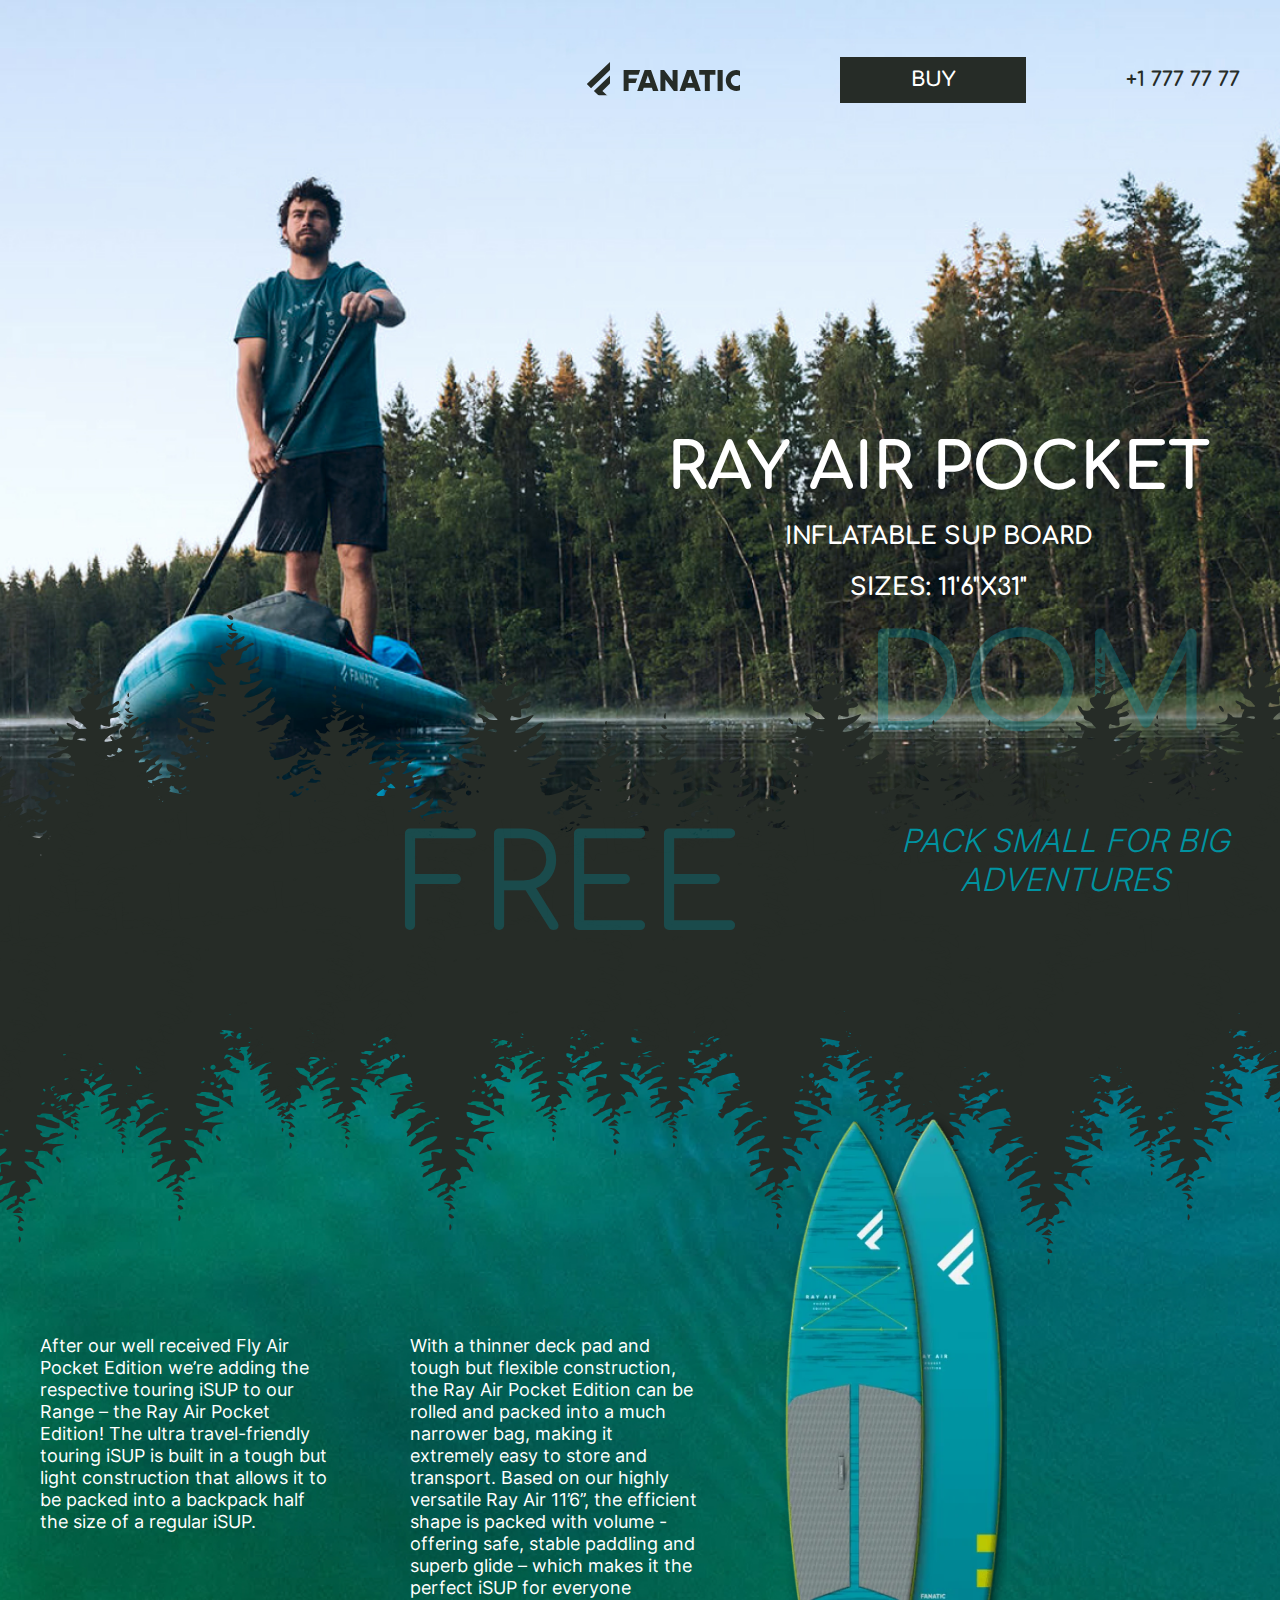
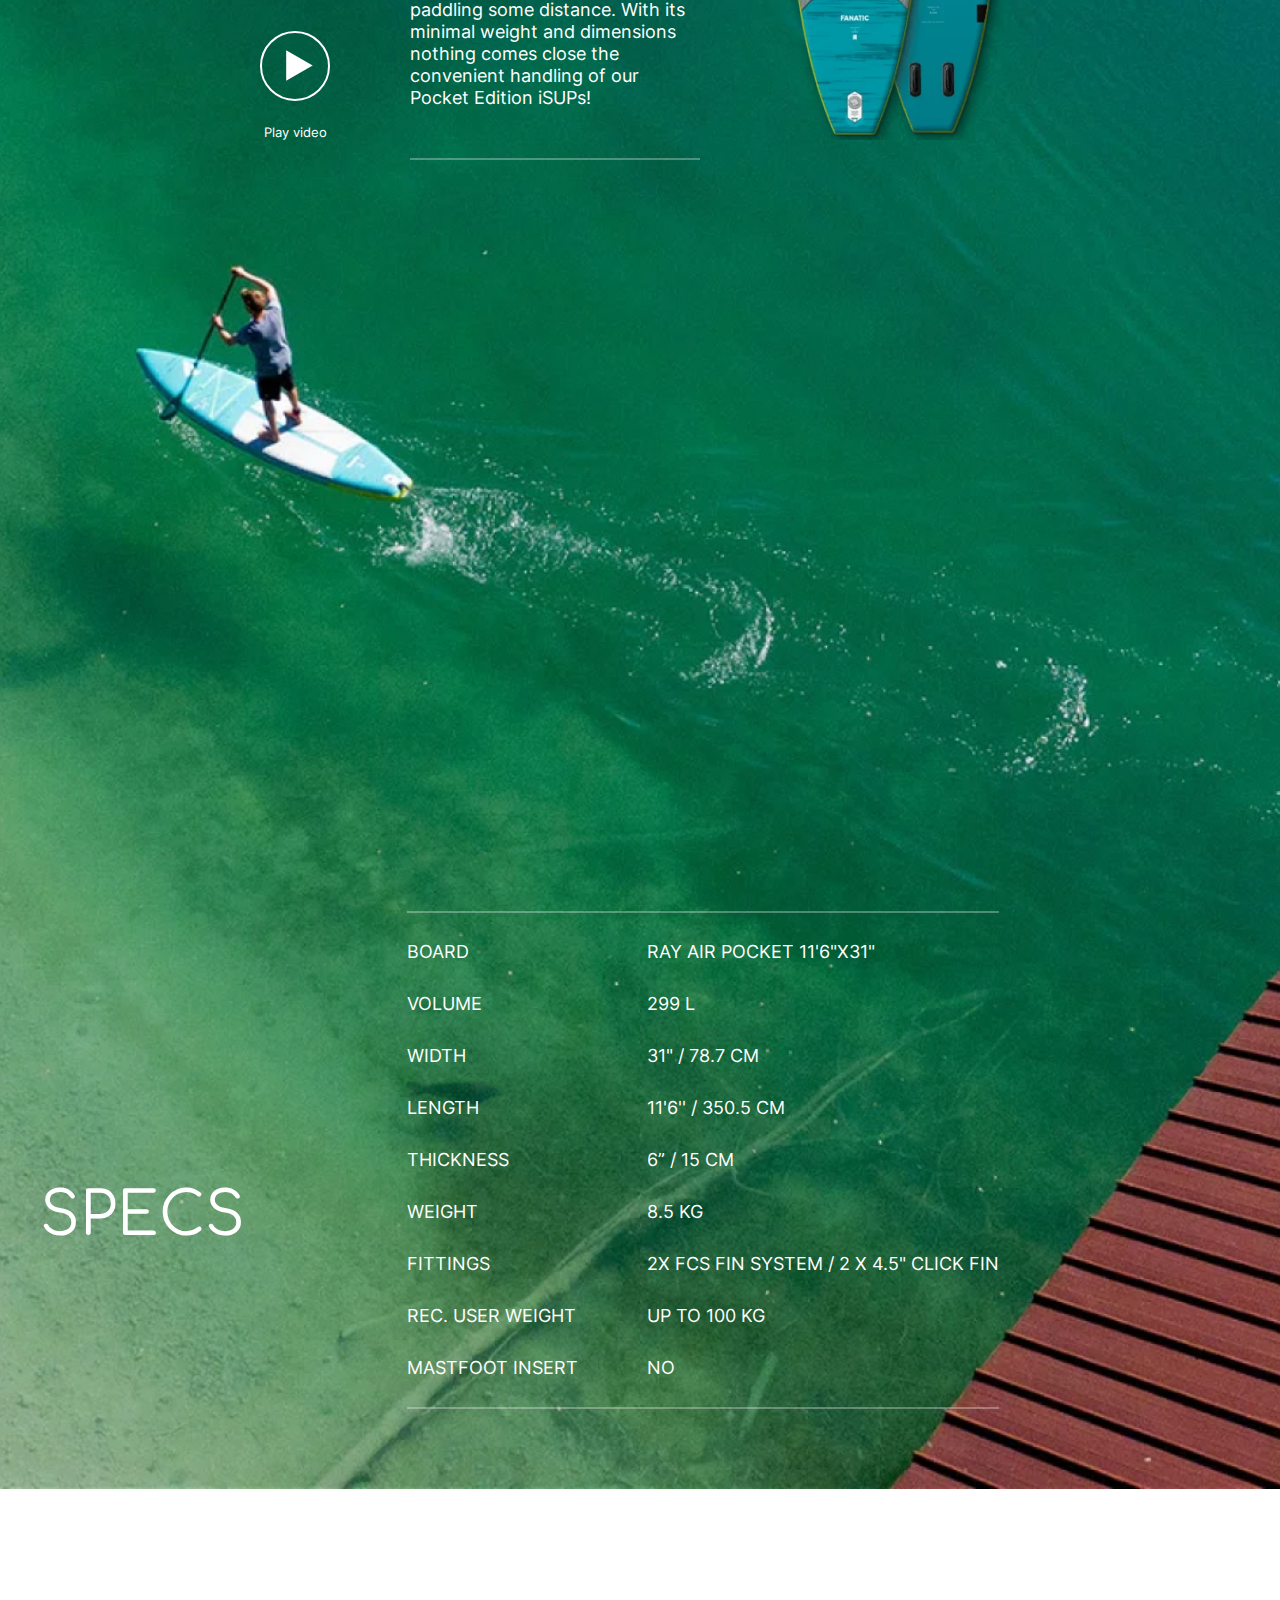
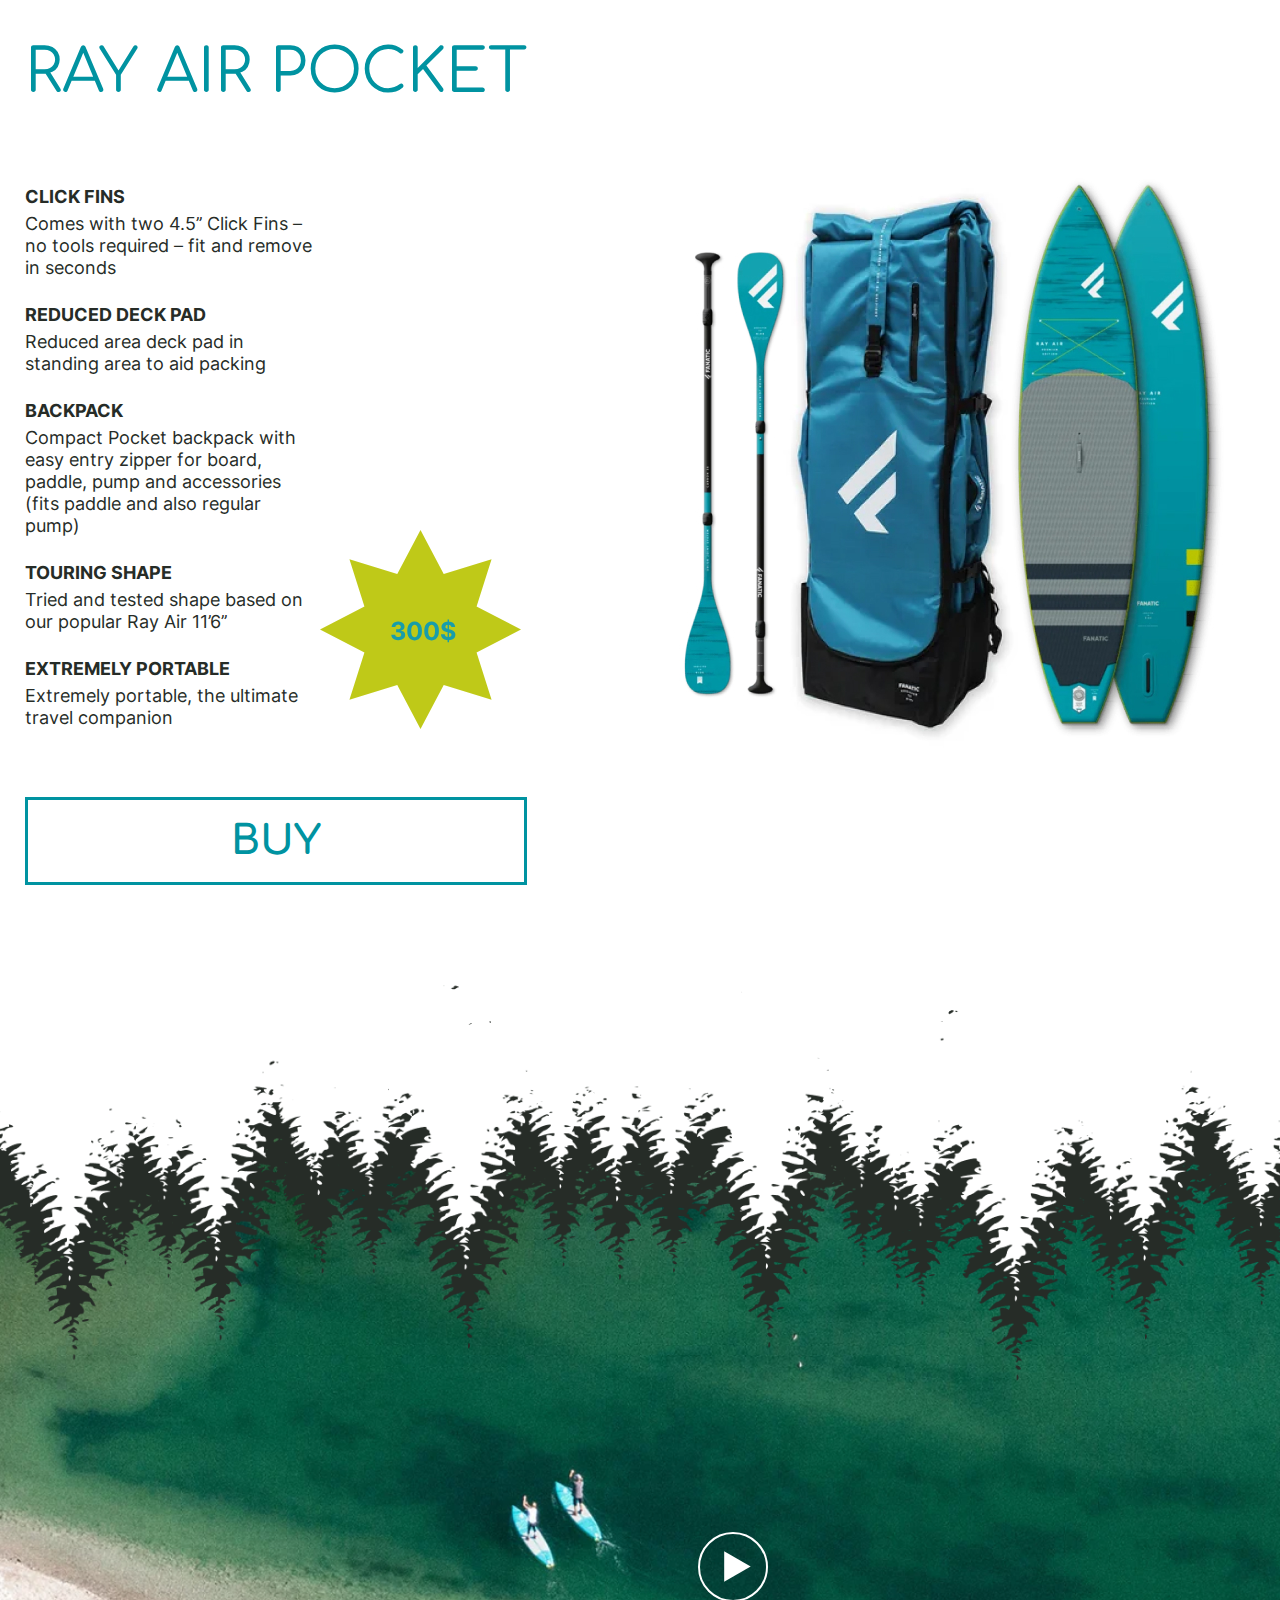
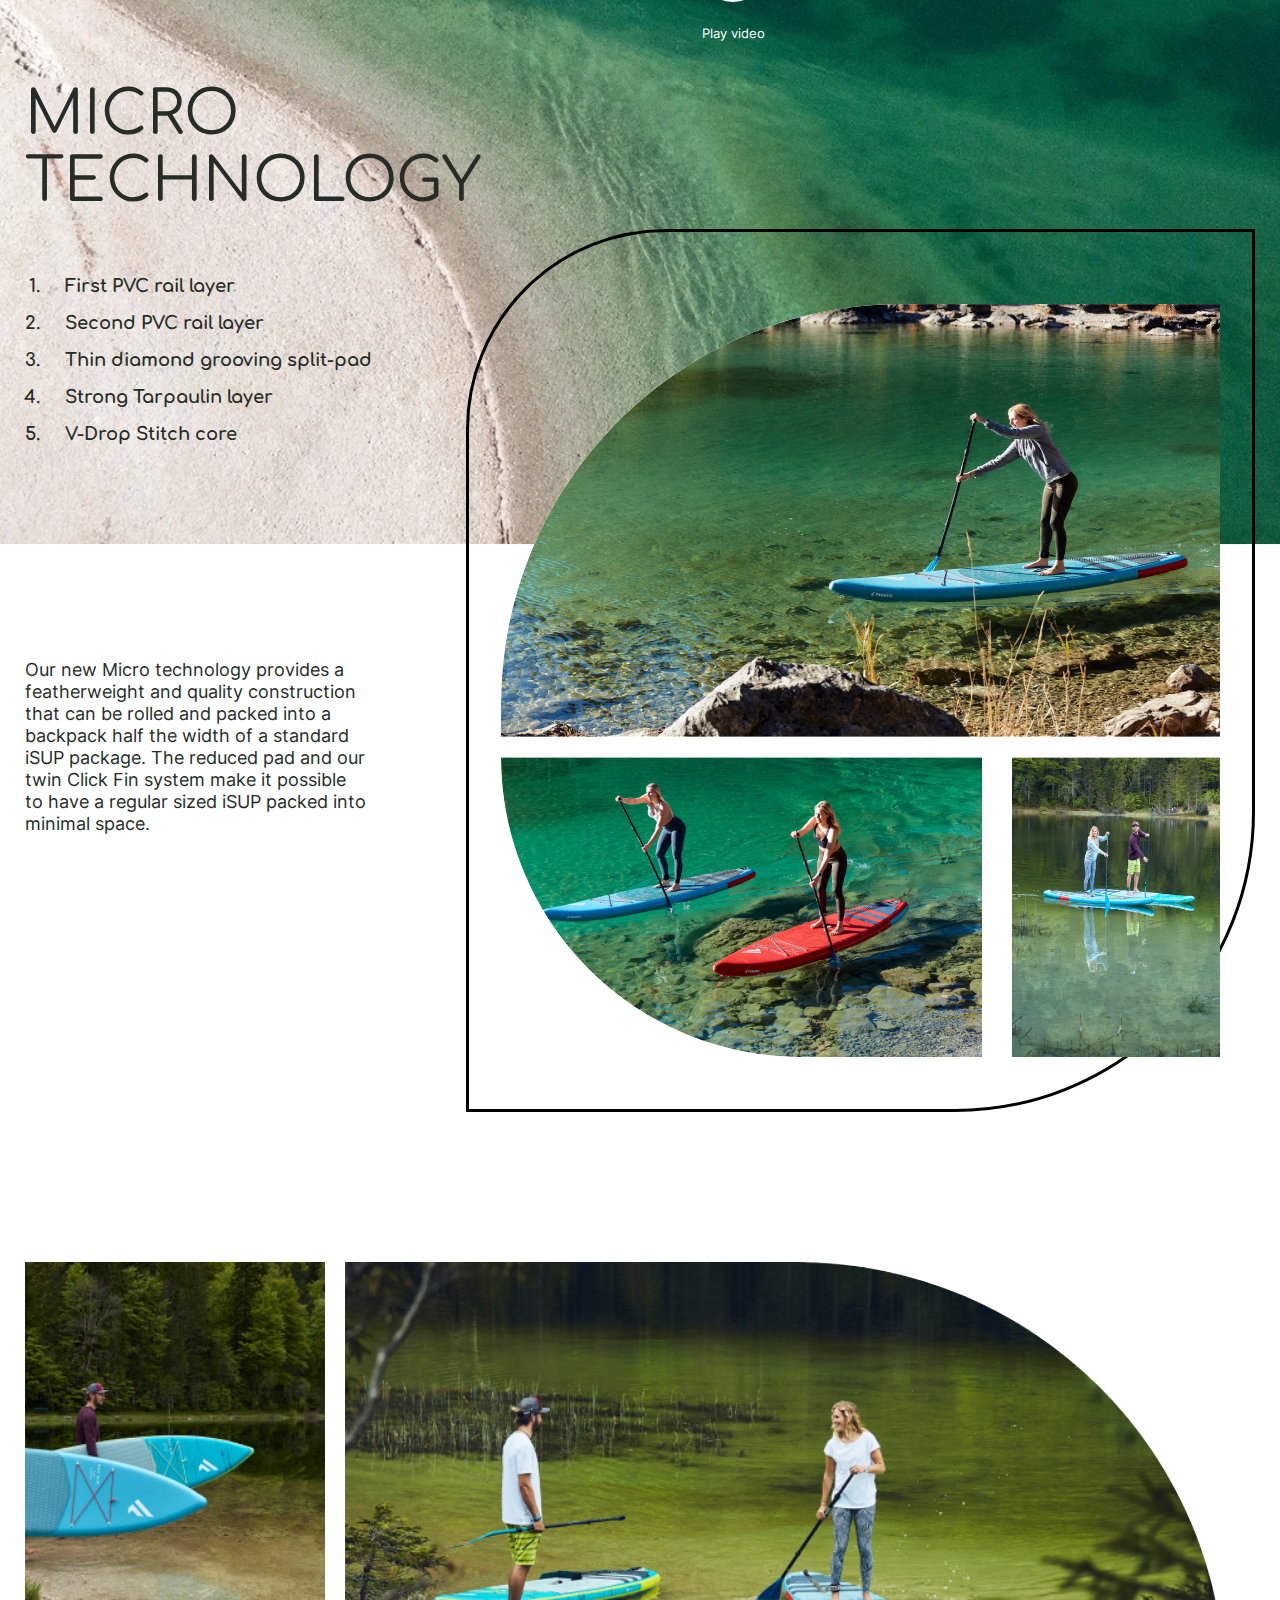
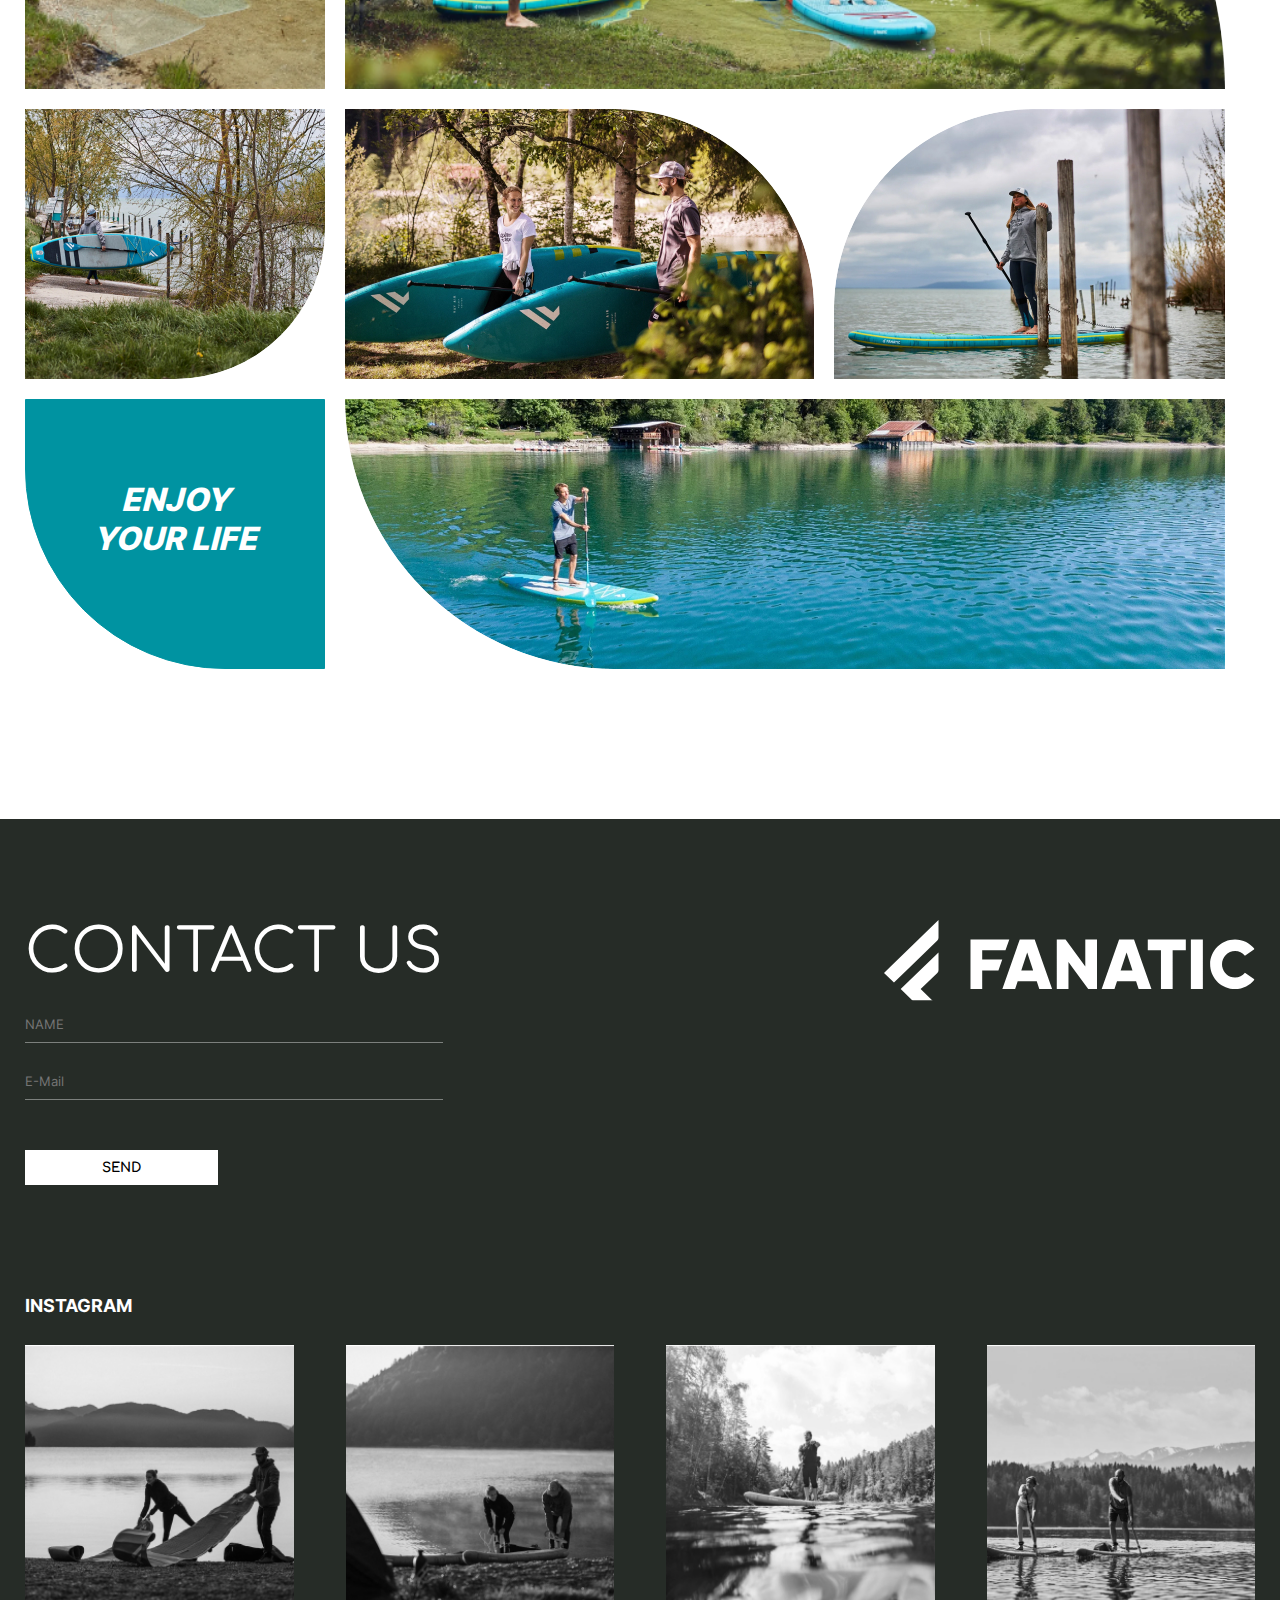
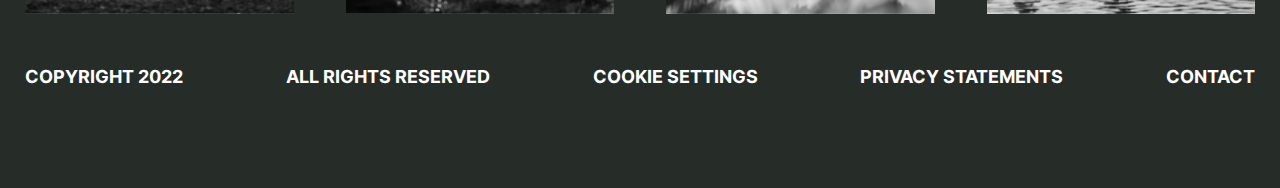
<file: index.html>
<!DOCTYPE html>
<html lang="en">
	 <head>
	<meta charset="UTF-8">
	<meta http-equiv="X-UA-Compatible" content="IE=edge">
	<meta name="viewport" content="width=device-width, initial-scale=1.0">
	<link rel="stylesheet" href="css/style.min.css">
	<title>SupSurf</title>
</head>
	<body>
		<header class="header">
   <div class="container">
      <div class="header__top">
         <a href="#" class="header__logo"><svg width="158" height="36" viewBox="0 0 158 36" fill="none" xmlns="http://www.w3.org/2000/svg">
            <mask id="mask0_12_96" style="mask-type:alpha" maskUnits="userSpaceOnUse" x="0" y="0" width="158" height="36">
            <path d="M0 0.946289H158V35.3079H0V0.946289Z" fill="white"/>
            </mask>
            <g mask="url(#mask0_12_96)">
            <path fill-rule="evenodd" clip-rule="evenodd" d="M4.76709 24.1069L28.0054 1.9292V9.37888C28.0054 9.80975 27.8262 10.2229 27.507 10.5276L9.02255 28.1682L4.76709 24.1069ZM11.8772 30.8925L28.0054 15.5003V22.9501C28.0054 23.3808 27.8262 23.794 27.507 24.0986L20.3883 30.8925L21.7892 32.2295L26.0447 36.2908H17.5336L16.1327 34.9538L11.8772 30.8925ZM158.636 24.0702L162.767 26.8717C160.827 29.3164 157.801 30.8889 154.401 30.8889C148.545 30.8889 143.799 26.2254 143.799 20.4726C143.799 14.7199 148.545 10.0564 154.401 10.0564C157.801 10.0564 160.827 11.6288 162.767 14.0736L158.636 16.8751C157.618 15.6602 156.098 14.8865 154.401 14.8865C151.346 14.8865 148.86 17.3924 148.86 20.4726C148.86 23.5528 151.346 26.0588 154.401 26.0588C156.098 26.0588 157.618 25.2851 158.636 24.0702ZM46.6294 18.4935H55.1771L53.5442 23.0767H46.6294V30.8888H41.64V10.0565H58.1829L56.55 14.6396H46.6294V18.4935ZM117.215 10.0565H133.431V14.6396H127.818V30.8888H122.828V14.6396H117.215V10.0565ZM135.586 30.8889H140.692V10.0565H135.586V30.8889ZM105.64 23.0581L108.166 15.5027L110.692 23.0581H105.64ZM104.985 10.0565L97.5635 30.8888H103.021L104.103 27.6413H112.229L113.311 30.8888H118.769L111.347 10.0565H104.985ZM90.5789 10.0565H95.5683V30.8888H91.8263L83.4065 19.5799V30.8888H78.4171V10.0565H82.1591L90.5789 21.3654V10.0565ZM63.2934 23.0581L65.8194 15.5027L68.3454 23.0581H63.2934ZM62.6387 10.0565L55.2169 30.8888H60.674L61.7567 27.6413H69.8821L70.9648 30.8888H76.4219L69.0002 10.0565H62.6387Z" fill="#262C27"/>
            </g>
            </svg>
            
            </a>
            <a href="#" class="header__button button">BUY</a>
            <a href="+17777777" class="header__tel tel">+1 777 77 77</a>
      </div>
      <div class="header__content">
         <div class="content__top">
            <h1 class="pagetitle">RAY AIR POCKET</h1>
            <p class="header-info">INFLATABLE SUP BOARD</p>
            <p class="header-info">SIZES: 11'6"X31"</p>
         </div>
            <p class="bottom__text one">DOM</p>
            <p class="bottom__text two">FREE</p>
            <p class="bottom__text three">PACK SMALL FOR BIG ADVENTURES</p>
      </div>
   </div>
</header>
		<main>
			<section><div class="info">
   <div class="container">
      <div class="info__inner">
         <div class="info__top">
            <p class="info__top text-one">After our well received Fly Air Pocket Edition we’re adding the respective touring iSUP to our Range – the Ray Air Pocket Edition! The ultra travel-friendly touring iSUP is built in a tough but light construction that allows it to be packed into a backpack half the size of a regular iSUP.
               <button class="popup__btn btn-buy">
                  <svg width="70" height="70" viewBox="0 0 70 70" fill="none" xmlns="http://www.w3.org/2000/svg">
                     <path d="M52.6733 34.5L26.1634 49.6554V19.3446L52.6733 34.5Z" fill="white"/>
                     <circle cx="35" cy="35" r="34" stroke="white" stroke-width="2"/>
                     </svg>
                     
                  <span>Play video</span>
               </button>
            </p>
            <p class="info__top text-two">With a thinner deck pad and tough but flexible construction, the Ray Air Pocket Edition can be rolled and packed into a much narrower bag, making it extremely easy to store and transport. Based on our highly versatile Ray Air 11’6’’, the efficient shape is packed with volume - offering safe, stable paddling and superb glide – which makes it the perfect iSUP for everyone paddling some distance. With its minimal weight and dimensions nothing comes close the convenient handling of our Pocket Edition iSUPs!</p>
            <img class="info__top-img" src="img/info/sup.png" alt="sup">
         </div>
         <div class="info__specs">
            <h3 class="info__specs-title title">SPECS</h3>
            <ul class="info__specs-list">
               <li class="info__specs-item">
                  <p class="info__specs-caption">BOARD
                  </p>
                  <p class="info__specs-text">RAY AIR POCKET 11'6"X31"
                  </p>
               </li>
               <li class="info__specs-item">
                  <p class="info__specs-caption">VOLUME</p>
                  <p class="info__specs-text">299 L
                  </p>
               </li>
               <li class="info__specs-item">
                  <p class="info__specs-caption">WIDTH</p>
                  <p class="info__specs-text">31" / 78.7 CM
                  </p>
               </li>
               <li class="info__specs-item">
                  <p class="info__specs-caption">LENGTH</p>
                  <p class="info__specs-text">11'6'' / 350.5 CM
                  </p>
               </li>
               <li class="info__specs-item">
                  <p class="info__specs-caption">THICKNESS</p>
                  <p class="info__specs-text">6” / 15 CM
                  </p>
               </li>
               <li class="info__specs-item">
                  <p class="info__specs-caption">WEIGHT</p>
                  <p class="info__specs-text">8.5 KG
                  </p>
               </li>
               <li class="info__specs-item">
                  <p class="info__specs-caption">FITTINGS
                  </p>
                  <p class="info__specs-text">2X FCS FIN SYSTEM / 2 X 4.5" CLICK FIN</p>
               </li>
               <li class="info__specs-item">
                  <p class="info__specs-caption">REC. USER WEIGHT
                  </p>
                  <p class="info__specs-text">UP TO 100 KG
                  </p>
               </li>
               <li class="info__specs-item">
                  <p class="info__specs-caption">MASTFOOT INSERT
                  </p>
                  <p class="info__specs-text">NO
                  </p>
               </li>
            </ul>
         </div>
      </div>
   </div>
</div></section> 
			<section><div class="air">
   <div class="air__container">
      <div class="air__sale">
         <h3 class="air__title">RAY AIR POCKET</h3>
         <ul class="air__list">
            <li class="list__lane">
               <p class="lane__name">CLICK FINS
               </p>
               <p class="lane__disc">Comes with two 4.5’’ Click Fins – no tools required – fit and remove in seconds</p>
            </li>
            <li class="list__lane">
               <p class="lane__name">REDUCED DECK PAD
               </p>
               <p class="lane__disc">Reduced area deck pad in standing area to aid packing</p>
            </li>
            <li class="list__lane">
               <p class="lane__name">BACKPACK
               </p>
               <p class="lane__disc">Compact Pocket backpack with easy entry zipper for board, paddle, pump and accessories (fits paddle and also regular pump)</p>
            </li>
            <li class="list__lane">
               <p class="lane__name">TOURING SHAPE
               </p>
               <p class="lane__disc">Tried and tested shape based on our popular Ray Air 11’6’’</p>
            </li>
            <li class="list__lane">
               <p class="lane__name">EXTREMELY PORTABLE
               </p>
               <p class="lane__disc">Extremely portable, the ultimate travel companion</p>
            </li>
         </ul>
         <a href="#" class="air__button">BUY</a>
      </div>
      <img src="img/air/sup2.jpg" alt="" class="air__img">
   </div>
</div></section> 
			<section><div class="mirco">
      <div class="micro__top">
         <div class="top__container">
            <button class="micro__btn btn-buy">
               <svg width="70" height="70" viewBox="0 0 70 70" fill="none" xmlns="http://www.w3.org/2000/svg">
                  <path d="M52.6733 34.5L26.1634 49.6554V19.3446L52.6733 34.5Z" fill="white"/>
                  <circle cx="35" cy="35" r="34" stroke="white" stroke-width="2"/>
                  </svg>
                  
               <span>Play video</span>
            </button>
            <div class="top__smallinfo">
            <h3 class="micro__title title">MICRO TECHNOLOGY</h3>
            <ol class="micro__list">
               <li>First PVC rail layer</li>
               <li>Second PVC rail layer</li>
               <li>Thin diamond grooving split-pad</li>
               <li>Strong Tarpaulin layer</li>
               <li>V-Drop Stitch core</li>
            </ol>
         </div>
         </div>
         </div>
         

   <div class="micro__bottom">
      <div class="bottom__container">
      <div class="bottom__first">
      <p class="micro__discription">Our new Micro technology provides a featherweight and quality construction that can be rolled and packed into a backpack half the width of a standard iSUP package. The reduced pad and our twin Click Fin system make it possible to have a regular sized iSUP packed into minimal space.</p>
      <div class="micro__gallery-small">
         <img class="gallery__imagesmall-image1" src="img/micro/img1.jpg" alt="1">
         <img class="gallery__imagesmall-image2" src="img/micro/img2.jpg" alt="1">
         <img class="gallery__imagesmall-image3" src="img/micro/img3.jpg" alt="1">
      </div>
   </div>
      <div class="bottom__second">
         <div class="micro__gallery-big">
            <img class="gallery__imagebig-image1" src="img/micro/1.jpg" alt="1">
            <img class="gallery__imagebig-image2" src="img/micro/2.jpg" alt="1">
            <img class="gallery__imagebig-image3" src="img/micro/3.jpg" alt="1">
            <img class="gallery__imagebig-image4" src="img/micro/4.jpg" alt="1">
            <img class="gallery__imagebig-image5" src="img/micro/5.jpg" alt="1">
            <p class="gallery-info">ENJOY 
               YOUR LIFE</p>
            <img class="gallery__imagebig-image6" src="img/micro/6.jpg" alt="1">
         </div> 
      </div>
   </div>
</div></section> 
		</main>
		<footer class="footer">
   <div class="footer__container">
      <div class="footer__top">
         <form action="post" class="footer__form">
            <h3 class="form__title title">CONTACT US</h3>
            <input type="text" placeholder="NAME">
            <input type="email" placeholder="E-Mail">
            <button type="submit" >send</button>
         </form>
         <a class="footer__logo">
            <svg width="371" height="82" viewBox="0 0 371 82" fill="none" xmlns="http://www.w3.org/2000/svg">
               <g clip-path="url(#clip0_12_86)">
               <mask id="mask0_12_86" style="mask-type:alpha" maskUnits="userSpaceOnUse" x="0" y="1" width="371" height="82">
               <path d="M0 1H370.64V83H0V1Z" fill="white"/>
               </mask>
               <g mask="url(#mask0_12_86)">
               <path fill-rule="evenodd" clip-rule="evenodd" d="M0 53.9245L54.5131 1V18.7778C54.5131 19.806 54.0925 20.792 53.3437 21.5189L9.98256 63.6163L0 53.9245ZM16.679 70.1175L54.5131 33.3858V51.1638C54.5131 52.1918 54.0925 53.1778 53.3437 53.9047L36.6446 70.1175L39.9308 73.308L49.9136 83H29.9481L26.6616 79.8093L16.679 70.1175ZM360.948 53.8369L370.64 60.5223C366.089 66.3563 358.99 70.1089 351.015 70.1089C337.279 70.1089 326.143 58.9799 326.143 45.2516C326.143 31.5234 337.279 20.3946 351.015 20.3946C358.99 20.3946 366.089 24.147 370.64 29.9812L360.948 36.6665C358.562 33.7673 354.995 31.9211 351.015 31.9211C343.847 31.9211 338.016 37.9011 338.016 45.2516C338.016 52.6022 343.847 58.5824 351.015 58.5824C354.995 58.5824 358.562 56.7362 360.948 53.8369ZM98.2016 40.5287H118.253L114.422 51.466H98.2016V70.1087H86.4974V20.3948H125.304L121.474 31.3319H98.2016V40.5287ZM263.783 20.3948H301.822V31.3319H288.655V70.1087H276.95V31.3319H263.783V20.3948ZM306.878 70.1089H318.857V20.3948H306.878V70.1089ZM236.63 51.4217L242.556 33.3915L248.481 51.4217H236.63ZM235.094 20.3948L217.684 70.1087H230.486L233.026 62.3589H252.086L254.626 70.1087H267.427L250.017 20.3948H235.094ZM201.299 20.3948H213.004V70.1087H204.225L184.474 43.1212V70.1087H172.77V20.3948H181.548L201.299 47.3823V20.3948ZM137.292 51.4217L143.218 33.3915L149.144 51.4217H137.292ZM135.757 20.3948L118.346 70.1087H131.148L133.688 62.3589H152.748L155.288 70.1087H168.09L150.679 20.3948H135.757Z" fill="white"/>
               </g>
               </g>
               <defs>
               <clipPath id="clip0_12_86">
               <rect width="370.64" height="81.098" fill="white" transform="translate(0 0.0322266)"/>
               </clipPath>
               </defs>
               </svg>  
         </a>
      </div>
      <div class="footer__bottom">
         <p class="bottom-info">INSTAGRAM</p>
         <div class="footer__gallery">
            <img class="footer-image" src="img/footer/1.jpg" alt="">
            <img class="footer-image" src="img/footer/2.jpg" alt="">
            <img class="footer-image" src="img/footer/3.jpg" alt="">
            <img class="footer-image" src="img/footer/4.jpg" alt="">
         </div>
         <div class="footer__copyright">
            <ul>
               <li>COPYRIGHT 2022</li>
               <li>ALL RIGHTS RESERVED</li>
               <li>COOKIE SETTINGS</li>
               <li>PRIVACY STATEMENTS</li>
               <li>CONTACT</li>
            </ul>
         </div>
      </div>
   </div>
</footer>
		<script src="js/app.min.js"></script>
	</body>
</html>
</file>
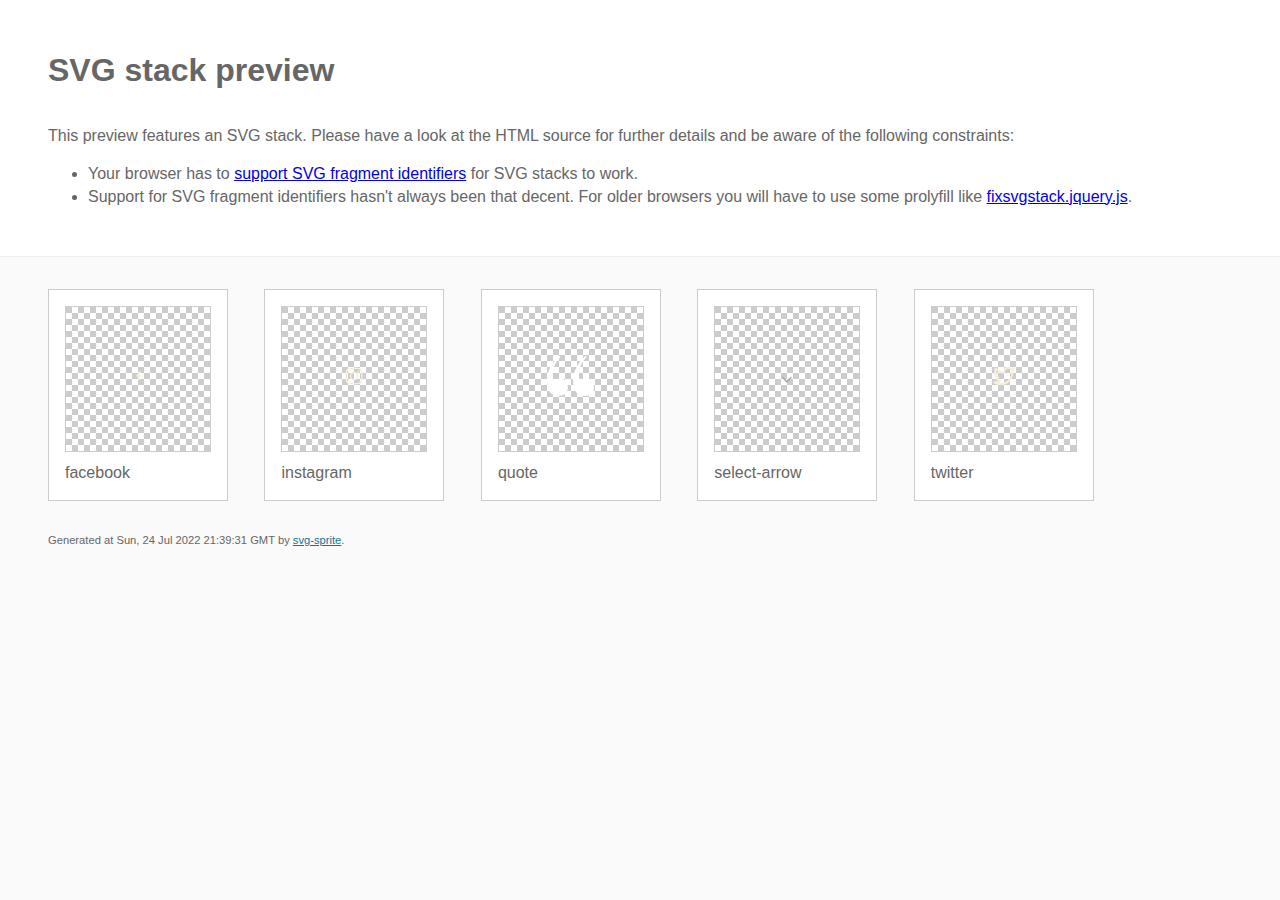
<file: img/stack/sprite.stack.html>
<!DOCTYPE html>
<html lang="en" xmlns="http://www.w3.org/1999/xhtml">
	<head>
		<meta charset="utf-8"/>
		<meta http-equiv="X-UA-Compatible" content="IE=Edge"/>
		<title>SVG stack preview | svg-sprite</title>
		<style>@charset "UTF-8";body{padding:0;margin:0;color:#666;background:#fafafa;font-family:Arial,Helvetica,sans-serif;font-size:1em;line-height:1.4}header{display:block;padding:3em 3em 2em 3em;background-color:#fff}header p{margin:2em 0 0 0}section{border-top:1px solid #eee;padding:2em 3em 0 3em}section ul{margin:0;padding:0}section li{display:inline;display:inline-block;background-color:#fff;position:relative;margin:0 2em 2em 0;vertical-align:top;border:1px solid #ccc;padding:1em 1em 3em 1em;cursor:default}.icon-box{margin:0;width:144px;height:144px;position:relative;background:#ccc url("[data-uri]") top left repeat;border:1px solid #ccc;display:table-cell;vertical-align:middle;text-align:center}.icon{display:inline;display:inline-block}h1{margin-top:0}h2{margin:0;padding:0;font-size:1em;font-weight:normal;white-space:nowrap;overflow:hidden;text-overflow:ellipsis;position:absolute;left:1em;right:1em;bottom:1em}footer{display:block;margin:0;padding:0 3em 3em 3em}footer p{margin:0;font-size:.7em}footer a{color:#0f7595;margin-left:0}</style>

<!--

Sprite shape dimensions
====================================================================================================
You will need to set the sprite shape dimensions via CSS when you use them as stack SVGs, otherwise
they would become a huge 100% in size. You may use the following dimension classes for doing so.
They might well be outsourced to an external stylesheet of course.

-->

<style type="text/css">
	.svg-facebook-dims { width: 11px; height: 20px; }
	.svg-instagram-dims { width: 20px; height: 20px; }
	.svg-quote-dims { width: 47px; height: 40px; }
	.svg-select-arrow-dims { width: 14px; height: 9px; }
	.svg-twitter-dims { width: 23px; height: 20px; }
</style>

<!--
====================================================================================================
-->

	</head>
	<body>
		<header>
			<h1>SVG stack preview</h1>
			<p>This preview features an SVG stack. Please have a look at the HTML source for further details and be aware of the following constraints:</p>
			<ul>
				<li>Your browser has to <a href="http://caniuse.com/#feat=svg-fragment" target="_blank" rel="noopener noreferrer">support SVG fragment identifiers</a> for SVG stacks to work.</li>
				<li>Support for SVG fragment identifiers hasn't always been that decent. For older browsers you will have to use some prolyfill like <a href="https://github.com/preciousforever/SVG-Stacker/blob/master/fixsvgstack.jquery.js" target="_blank" rel="noopener noreferrer">fixsvgstack.jquery.js</a>.</li>
			</ul>
		</header>
		<section>

<!--

SVG stack
====================================================================================================
These SVG images make use of fragment identifiers (IDs) to reference certain portions of the
external sprite. By default, all shapes inside the sprite are hidden by CSS. The `:target` pseudo
selector is used to show the very shape that is referenced by the fragment identifier.

-->

			<ul>

				<li title="facebook">
					<div class="icon-box">

						<!-- facebook -->
						<img src="../icons/icons.svg#facebook" class="svg-facebook-dims" alt="facebook"/>

					</div>
					<h2>facebook</h2>
				</li>
				<li title="instagram">
					<div class="icon-box">

						<!-- instagram -->
						<img src="../icons/icons.svg#instagram" class="svg-instagram-dims" alt="instagram"/>

					</div>
					<h2>instagram</h2>
				</li>
				<li title="quote">
					<div class="icon-box">

						<!-- quote -->
						<img src="../icons/icons.svg#quote" class="svg-quote-dims" alt="quote"/>

					</div>
					<h2>quote</h2>
				</li>
				<li title="select-arrow">
					<div class="icon-box">

						<!-- select-arrow -->
						<img src="../icons/icons.svg#select-arrow" class="svg-select-arrow-dims" alt="select-arrow"/>

					</div>
					<h2>select-arrow</h2>
				</li>
				<li title="twitter">
					<div class="icon-box">

						<!-- twitter -->
						<img src="../icons/icons.svg#twitter" class="svg-twitter-dims" alt="twitter"/>

					</div>
					<h2>twitter</h2>
				</li>
			</ul>

<!--
====================================================================================================
-->

		</section>
		<footer>
			<p>Generated at Sun, 24 Jul 2022 21:39:31 GMT by <a href="https://github.com/svg-sprite/svg-sprite" target="_blank" rel="noopener noreferrer">svg-sprite</a>.</p>
		</footer>
	</body>
</html>
</file>
<file: css/style.min.css>
@charset "UTF-8";
/*Обнуление*/
* {
  padding: 0;
  margin: 0;
  border: 0;
}

*, *:before, *:after {
  -moz-box-sizing: border-box;
  -webkit-box-sizing: border-box;
  box-sizing: border-box;
}

:focus, :active {
  outline: none;
}

a:focus, a:active {
  outline: none;
}

nav, footer, header, aside {
  display: block;
}

html, body {
  height: 100%;
  width: 100%;
  font-size: 100%;
  line-height: 1;
  font-size: 14px;
  -ms-text-size-adjust: 100%;
  -moz-text-size-adjust: 100%;
  -webkit-text-size-adjust: 100%;
}

input, button, textarea {
  font-family: inherit;
}

input::-ms-clear {
  display: none;
}

button {
  cursor: pointer;
}

button::-moz-focus-inner {
  padding: 0;
  border: 0;
}

a, a:visited {
  text-decoration: none;
}

a:hover {
  text-decoration: none;
}

ul li {
  list-style: none;
}

img {
  vertical-align: top;
}

h1, h2, h3, h4, h5, h6 {
  font-size: inherit;
  font-weight: inherit;
  margin: 0;
}

/*--------------------*/
@font-face {
  font-family: Comfortaa;
  font-display: swap;
  src: url("../fonts/Comfortaa-Bold.woff2") format("woff2"), url("../fonts/Comfortaa-Bold.woff") format("woff");
  font-weight: 700;
  font-style: normal;
}
@font-face {
  font-family: Comfortaa;
  font-display: swap;
  src: url("../fonts/Comfortaa-Light.woff2") format("woff2"), url("../fonts/Comfortaa-Light.woff") format("woff");
  font-weight: 300;
  font-style: normal;
}
@font-face {
  font-family: Comfortaa;
  font-display: swap;
  src: url("../fonts/Comfortaa-SemiBold.woff2") format("woff2"), url("../fonts/Comfortaa-SemiBold.woff") format("woff");
  font-weight: 600;
  font-style: normal;
}
@font-face {
  font-family: Comfortaa;
  font-display: swap;
  src: url("../fonts/Comfortaa-Regular.woff2") format("woff2"), url("../fonts/Comfortaa-Regular.woff") format("woff");
  font-weight: 400;
  font-style: normal;
}
@font-face {
  font-family: CormorantUpright;
  font-display: swap;
  src: url("../fonts/CormorantUpright-Regular.woff2") format("woff2"), url("../fonts/CormorantUpright-Regular.woff") format("woff");
  font-weight: 400;
  font-style: normal;
}
@font-face {
  font-family: CormorantUpright;
  font-display: swap;
  src: url("../fonts/CormorantUpright-Bold.woff2") format("woff2"), url("../fonts/CormorantUpright-Bold.woff") format("woff");
  font-weight: 700;
  font-style: normal;
}
@font-face {
  font-family: Inter;
  font-display: swap;
  src: url("../fonts/Inter-Bold.woff2") format("woff2"), url("../fonts/Inter-Bold.woff") format("woff");
  font-weight: 700;
  font-style: normal;
}
@font-face {
  font-family: Inter;
  font-display: swap;
  src: url("../fonts/Inter-Black.woff2") format("woff2"), url("../fonts/Inter-Black.woff") format("woff");
  font-weight: 900;
  font-style: normal;
}
@font-face {
  font-family: Inter;
  font-display: swap;
  src: url("../fonts/Inter-ExtraBold.woff2") format("woff2"), url("../fonts/Inter-ExtraBold.woff") format("woff");
  font-weight: 800;
  font-style: normal;
}
@font-face {
  font-family: Inter;
  font-display: swap;
  src: url("../fonts/Inter-ExtraLight.woff2") format("woff2"), url("../fonts/Inter-ExtraLight.woff") format("woff");
  font-weight: 200;
  font-style: normal;
}
@font-face {
  font-family: CormorantUpright;
  font-display: swap;
  src: url("../fonts/CormorantUpright-SemiBold.woff2") format("woff2"), url("../fonts/CormorantUpright-SemiBold.woff") format("woff");
  font-weight: 600;
  font-style: normal;
}
@font-face {
  font-family: Inter;
  font-display: swap;
  src: url("../fonts/Inter-SemiBold.woff2") format("woff2"), url("../fonts/Inter-SemiBold.woff") format("woff");
  font-weight: 600;
  font-style: normal;
}
@font-face {
  font-family: Inter;
  font-display: swap;
  src: url("../fonts/Inter-Light.woff2") format("woff2"), url("../fonts/Inter-Light.woff") format("woff");
  font-weight: 300;
  font-style: normal;
}
@font-face {
  font-family: Inter;
  font-display: swap;
  src: url("../fonts/Inter-Medium.woff2") format("woff2"), url("../fonts/Inter-Medium.woff") format("woff");
  font-weight: 500;
  font-style: normal;
}
@font-face {
  font-family: Inter;
  font-display: swap;
  src: url("../fonts/Inter-Regular.woff2") format("woff2"), url("../fonts/Inter-Regular.woff") format("woff");
  font-weight: 400;
  font-style: normal;
}
@font-face {
  font-family: TTTrailers;
  font-display: swap;
  src: url("../fonts/TTTrailers-Regular.woff2") format("woff2"), url("../fonts/TTTrailers-Regular.woff") format("woff");
  font-weight: 400;
  font-style: normal;
}
@font-face {
  font-family: Inter;
  font-display: swap;
  src: url("../fonts/Inter-Thin.woff2") format("woff2"), url("../fonts/Inter-Thin.woff") format("woff");
  font-weight: 100;
  font-style: normal;
}
.container {
  max-width: 1230px;
  margin: 0 auto;
  padding: 0 15px;
}

.header {
  background-image: url("../img/header/Header.jpg");
  background-size: cover;
  background-repeat: no-repeat;
  background-position: center;
  min-height: 100vh;
  position: relative;
  margin-bottom: 80px;
}
.header::before {
  content: "";
  position: absolute;
  background-image: url("../img/header/elki.svg");
  bottom: 0;
  left: 0;
  right: 0;
  height: 456px;
  background-size: cover;
  background-position: center;
  background-repeat: no-repeat;
  transform: translateY(35%);
  z-index: 2;
}
.header::after {
  content: "";
  position: absolute;
  background-image: url("../img/header/elki.svg");
  bottom: 0;
  left: 0;
  right: 0;
  height: 456px;
  background-size: cover;
  background-position: center;
  background-repeat: no-repeat;
  transform: translateY(80%) rotate(180deg);
  z-index: 3;
}
.header__top {
  display: flex;
  align-items: center;
  justify-content: flex-end;
  gap: 100px;
  padding: 57px 0;
  font-family: "Comfortaa", cursive;
  font-weight: 700;
  font-size: 20px;
  line-height: 22px;
}
@media (max-width: 767px) {
  .header__top {
    flex-direction: column;
    justify-content: center;
    gap: 30px;
  }
}
.header__logo path {
  fill: #262C27;
  transition: fill 0.3s ease;
}
.header__logo :hover path {
  fill: #0093A1;
}
.header__button {
  text-transform: uppercase;
  color: white;
  padding: 12px 71px;
  background: #262C27;
}
.header__button:hover {
  color: black;
  background: rgb(185, 196, 0);
  transition: all 0.3s ease 0s;
}
.header__tel:hover {
  color: #0093A1;
}
.header__content {
  min-height: calc(100vh - 161px);
  display: flex;
  align-items: center;
  justify-content: flex-end;
  position: relative;
}

.content__top {
  font-family: "Comfortaa", cursive;
  font-weight: 700;
  max-width: 550px;
  color: white;
  text-align: center;
  margin-right: 30px;
}

.pagetitle {
  font-size: 64px;
  line-height: 71px;
  margin-bottom: 20px;
}
@media (max-width: 375px) {
  .pagetitle {
    font-size: 55px;
    line-height: 60px;
    margin-right: 0;
  }
}

.header-info {
  font-size: 24px;
  line-height: 25px;
  margin-bottom: 26px;
}

.bottom__text {
  position: absolute;
  bottom: 0;
  color: #0093A1;
}

.one, .two {
  font-weight: 400;
  font-size: 130px;
  opacity: 0.3;
  font-family: "Comfortaa", cursive;
}
@media (max-width: 375px) {
  .one, .two {
    font-size: 110px;
  }
}

.one {
  bottom: 200px;
  right: 30px;
}
@media (max-width: 375px) {
  .one {
    left: 0px;
  }
}

.two {
  z-index: 4;
  left: 30%;
}
@media (max-width: 1230px) {
  .two {
    left: 0;
  }
}

.three {
  font-family: "Inter";
  font-style: italic;
  font-weight: 300;
  font-size: 32px;
  line-height: 39px;
  text-align: center;
  z-index: 4;
  max-width: 350px;
}
@media (max-width: 1230px) {
  .three {
    right: 0;
  }
}
@media (max-width: 767px) {
  .three {
    bottom: 80px;
  }
}
@media (max-width: 375px) {
  .three {
    left: 0;
  }
}

.info {
  background-image: url("../img/info/bg2.jpg");
  background-repeat: no-repeat;
  background-size: cover;
  background-position: center;
  position: relative;
  margin-top: 90px;
}
.info::before {
  content: "";
  position: absolute;
  height: 90px;
  background: #262C27;
  top: 0;
  left: 0;
  right: 0;
  transform: translateY(-90px);
}
.info__top {
  display: flex;
  gap: 80px;
  padding-top: 100px;
}
@media (max-width: 1000px) {
  .info__top {
    display: flex;
    flex-direction: column;
    width: 100%;
    justify-content: center;
    align-items: center;
  }
}
@media (max-width: 320px) {
  .info__top {
    padding-top: 10px;
    z-index: 4;
  }
}
.info .text-one, .info .text-two {
  padding-top: 245px;
  width: 290px;
  color: #fff;
  position: relative;
}
@media (max-width: 1000px) {
  .info .text-one, .info .text-two {
    max-width: 600px;
  }
}
@media (max-width: 480px) {
  .info .text-one, .info .text-two {
    padding-top: 50px;
  }
}
@media (max-width: 480px) {
  .info .text-two {
    margin-top: 30px;
  }
}
.info .text-two::before {
  content: "";
  position: absolute;
  display: block;
  width: 100%;
  height: 2px;
  background-color: #fff;
  bottom: -20px;
  opacity: 0.3;
}
.info__top-img {
  position: relative;
  z-index: 4;
}
@media (max-width: 1000px) {
  .info__top-img {
    width: 227px;
    margin: 0 auto;
  }
}
.info__specs {
  margin-top: 801px;
  color: #fff;
  display: flex;
  align-items: center;
  gap: 162px;
}
@media (max-width: 991px) {
  .info__specs {
    flex-direction: column;
    margin-top: 100px;
  }
}
@media (max-width: 767px) {
  .info__specs {
    flex-direction: column;
  }
}
@media (max-width: 640px) {
  .info__specs {
    flex-direction: column;
    margin-top: 50px;
  }
}
.info__specs-list {
  position: relative;
  margin-bottom: 80px;
}
.info__specs-list::before {
  content: "";
  position: absolute;
  display: block;
  width: 100%;
  height: 2px;
  background-color: #fff;
  top: 0;
  transform: translateY(-30px);
  opacity: 0.3;
}
.info__specs-list::after {
  content: "";
  position: absolute;
  display: block;
  width: 100%;
  height: 2px;
  background-color: #fff;
  bottom: 0;
  opacity: 0.3;
}
.info__specs-item {
  margin-bottom: 30px;
  display: flex;
  gap: 40px;
}
.info__specs-item span {
  display: block;
}
@media (max-width: 640px) {
  .info__specs-item {
    gap: 10px;
    margin-bottom: 5px;
  }
}
.info__specs-caption {
  width: 200px;
}
@media (max-width: 640px) {
  .info__specs-caption {
    font-size: 15px;
  }
}
@media (max-width: 480px) {
  .info__specs-caption {
    font-size: 8px;
  }
}
@media (max-width: 640px) {
  .info__specs-text {
    font-size: 15px;
  }
}
@media (max-width: 480px) {
  .info__specs-text {
    font-size: 10px;
  }
}
@media (max-width: 480px) {
  .info__specs-text {
    font-size: 8px;
  }
}
@media (max-width: 480px) {
  .info__specs-text {
    font-size: 6px;
  }
}

.btn-buy {
  background: transparent;
  color: white;
  position: absolute;
  bottom: 0;
  right: 0;
}
.btn-buy span {
  display: block;
  margin-top: 20px;
}
@media (max-width: 1000px) {
  .btn-buy {
    bottom: -120px;
    right: 50px;
  }
}
@media (max-width: 480px) {
  .btn-buy {
    right: 0px;
  }
}

.title {
  font-family: "Comfortaa";
  font-size: 60px;
  line-height: 67px;
}
@media (max-width: 640px) {
  .title {
    margin-bottom: -100px;
  }
}

.air__container {
  max-width: 1230px;
  margin: 0 auto;
  display: flex;
  align-items: center;
  padding-top: 150px;
  justify-content: space-between;
}
@media (max-width: 992px) {
  .air__container {
    flex-direction: column-reverse;
  }
}
.air__list {
  margin-top: 80px;
  max-width: 292px;
  position: relative;
}
.air__list::before {
  content: "300$";
  font-weight: 700;
  color: #0093A1;
  font-size: 25px;
  text-align: center;
  padding: 90px 70px;
  position: absolute;
  bottom: 0;
  right: -70%;
  width: 201px;
  height: 199px;
  background-image: url("../img/air/Star.svg");
  background-size: cover;
  opacity: 0.9;
}
@media (max-width: 640px) {
  .air__list::before {
    width: 80px;
    height: 80px;
    font-size: 15px;
    left: 300px;
    right: 0;
    padding: 0;
    padding-top: 28px;
  }
}
@media (max-width: 375px) {
  .air__list::before {
    left: 140px;
    bottom: 20px;
  }
}
.air__button {
  display: block;
  font-family: "Comfortaa";
  font-weight: 700;
  font-size: 40px;
  line-height: 45px;
  color: #0093A1;
  padding: 18px 197px;
  padding-top: 19px;
  border: 3px solid rgb(0, 147, 161);
  transition: all 0.3s ease 0s;
  margin-top: 68px;
  text-align: center;
}
.air__button:hover {
  color: black;
  background: rgb(185, 196, 0);
  transition: all 0.3s ease 0s;
}
@media (max-width: 480px) {
  .air__button {
    padding: 18px 100px;
  }
}
@media (max-width: 375px) {
  .air__button {
    padding: 18px 60px;
    font-size: 35px;
  }
}
@media (max-width: 640px) {
  .air__img {
    max-width: 400px;
  }
}
@media (max-width: 480px) {
  .air__img {
    max-width: 300px;
  }
}

.air__title {
  font-family: "Comfortaa", cursive;
  font-size: 60px;
  line-height: 67px;
  color: rgb(0, 147, 161);
}
@media (max-width: 640px) {
  .air__title {
    font-size: 40px;
    line-height: 45px;
    text-align: center;
  }
}

.lane__name {
  font-weight: 700;
  font-size: 18px;
  line-height: 22px;
  margin-bottom: 5px;
  text-transform: uppercase;
}
.lane__name:hover {
  color: #0093A1;
}
@media (max-width: 375px) {
  .lane__name {
    font-size: 12px;
  }
}
.lane__disc {
  margin-bottom: 25px;
}
@media (max-width: 375px) {
  .lane__disc {
    font-size: 12px;
  }
}

.micro__top {
  background-image: url("../img/micro/bg.png");
  background-repeat: no-repeat;
  background-size: cover;
  background-position: center;
  min-height: 140vh;
  text-align: left;
  position: relative;
}
.micro__btn {
  right: 40%;
  bottom: 40%;
}
.micro__title {
  max-width: 470px;
  margin-bottom: 60px;
}
@media (max-width: 640px) {
  .micro__title {
    font-size: 40px;
    text-align: center;
  }
}
.micro__list {
  padding-left: 20px;
  font-family: "Comfortaa";
  font-weight: 700;
}
.micro__list li {
  padding-left: 20px;
  padding-bottom: 15px;
}
.micro__discription {
  max-width: 350px;
}
@media (max-width: 992px) {
  .micro__discription {
    display: block;
    max-width: 100%;
    align-self: flex-end;
    position: absolute;
    top: 230%;
  }
}
@media (max-width: 767px) {
  .micro__discription {
    top: 220%;
  }
}
@media (max-width: 640px) {
  .micro__discription {
    top: 199%;
  }
}
@media (max-width: 480px) {
  .micro__discription {
    font-size: 15px;
    top: 187%;
  }
}
@media (max-width: 375px) {
  .micro__discription {
    top: 179%;
  }
}
.micro__gallery-small {
  display: grid;
  grid-template-columns: 2fr 1fr;
  grid-template-rows: auto auto;
  gap: 20px 30px;
  margin-top: -35%;
  padding: 72px 32px 52px 32px;
  border: 3px solid black;
  border-radius: 200px 0px 300px;
  z-index: 2;
  margin-bottom: 150px;
}
@media (max-width: 992px) {
  .micro__gallery-small {
    margin-top: -17%;
    padding: 42px 22px 32px 22px;
    gap: 10px;
  }
}
@media (max-width: 640px) {
  .micro__gallery-small {
    padding: 0px;
    gap: 10px;
    border-radius: 330px 0px 0px 300px;
  }
}
@media (max-width: 480px) {
  .micro__gallery-small {
    margin-top: -35%;
  }
}
.micro__gallery-big {
  display: grid;
  gap: 20px;
  grid-template-columns: 300px 469px 391px;
  grid-row: 340px 270px 270px;
}
@media (max-width: 1200px) {
  .micro__gallery-big {
    grid-template-columns: 1fr 2fr 1fr;
    grid-template-rows: auto auto auto;
  }
}
@media (max-width: 640px) {
  .micro__gallery-big {
    gap: 10px;
    margin-top: 46px;
  }
}

.top__container {
  display: flex;
  font-display: column;
}
.top__smallinfo {
  position: absolute;
  bottom: 85px;
}

.bottom__first {
  display: flex;
  gap: 100px;
  margin-top: 114px;
}
@media (max-width: 992px) {
  .bottom__first {
    flex-direction: column;
    margin-top: 50px;
  }
}
.gallery__imagesmall-image1 {
  grid-column: span 2;
  border-radius: 400px 0px 0px 0px;
}
@media (max-width: 767px) {
  .gallery__imagesmall-image1 {
    width: 100%;
  }
}
.gallery__imagesmall-image2 {
  grid-column: 1;
  border-radius: 0px 0px 0px 300px;
}
@media (max-width: 767px) {
  .gallery__imagesmall-image2 {
    width: 100%;
  }
}
.gallery__imagesmall-image3 {
  grid-column: 2;
}
@media (max-width: 767px) {
  .gallery__imagesmall-image3 {
    width: 100%;
  }
}
.gallery__imagebig-image1 {
  grid-column: 1;
  grid-row: 1;
  object-fit: cover;
  align-self: stretch;
  width: 100%;
}
.gallery__imagebig-image2 {
  object-fit: cover;
  grid-column: span 2;
  grid-row: 1;
  align-self: stretch;
  border-radius: 0px 500px 0px 0px;
  justify-self: right;
  width: 100%;
}
.gallery__imagebig-image3 {
  max-width: 300px;
  object-fit: cover;
  align-self: stretch;
  border-radius: 0px 0px 150px 0px;
  grid-row: 2;
  grid-column: 1/2;
  width: 100%;
}
.gallery__imagebig-image4 {
  object-fit: cover;
  border-radius: 0px 200px 0px 0px;
  grid-row: 2;
  grid-column: 2/3;
  align-self: stretch;
  width: 100%;
}
.gallery__imagebig-image5 {
  object-fit: cover;
  border-radius: 200px 0px 0px 0px;
  grid-row: 2;
  grid-column: 3;
  align-self: stretch;
  width: 100%;
}
.gallery__imagebig-image6 {
  grid-column: 2/4;
  border-radius: 0px 0px 0px 400px;
  object-fit: cover;
  align-self: stretch;
  width: 100%;
}

.gallery-info {
  display: block;
  max-width: 300px;
  background: #0093A1;
  border: 1px solid #0093A1;
  border-radius: 0px 0px 0px 200px;
  color: white;
  font-style: italic;
  font-weight: 800;
  font-size: 32px;
  line-height: 39px;
  text-align: center;
  padding: 80px 50px;
  grid-column: 1;
  grid-row: 3;
}
@media (max-width: 640px) {
  .gallery-info {
    padding: 40px 0px;
    font-size: 20px;
  }
}
@media (max-width: 480px) {
  .gallery-info {
    padding: 30px 0px;
    font-size: 12px;
  }
}

.footer {
  color: white;
  background: #262C27;
  margin-top: 150px;
  padding: 0 15px;
}
.footer__container {
  padding-top: 100px;
  padding-bottom: 50px;
}
@media (max-width: 767px) {
  .footer__container {
    padding-top: 50px;
  }
}
@media (max-width: 640px) {
  .footer__container {
    padding-top: 10px;
  }
}
.footer__top {
  display: flex;
  justify-content: space-between;
}
@media (max-width: 767px) {
  .footer__top {
    flex-direction: column-reverse;
    align-items: center;
  }
}
.footer__form {
  display: flex;
  flex-direction: column;
}
.footer__form input {
  background: transparent;
  border-bottom: 1px solid rgba(255, 255, 255, 0.4);
  padding: 10px 0;
  color: white;
  margin-top: 20px;
}
.footer__form button {
  margin-top: 50px;
  margin-bottom: 110px;
  background-color: white;
  padding: 10px 66px;
  max-width: 193px;
  text-transform: uppercase;
  font-family: "Comfortaa";
  font-style: normal;
  font-weight: 700;
}
.footer__form button:hover {
  background: rgb(185, 196, 0);
  transition: all 0.3s ease 0s;
}
@media (max-width: 640px) {
  .footer__form button {
    align-self: center;
  }
}
@media (max-width: 640px) {
  .footer__form {
    margin-top: 100px;
  }
}
.footer__logo {
  max-width: 100%;
}
.footer__logo path {
  fill: white;
  transition: fill 0.3s ease 0s;
}
.footer__logo:hover path {
  fill: #0093A1;
}
.footer__gallery {
  display: grid;
  gap: 52px;
  grid-template-columns: 1fr 1fr 1fr 1fr;
}
@media (max-width: 992px) {
  .footer__gallery {
    gap: 20px;
  }
}
.footer__copyright ul {
  margin-top: 52px;
  display: flex;
  justify-content: space-between;
  gap: 90px;
  font-weight: 700;
  margin-bottom: 50px;
}
@media (max-width: 757px) {
  .footer__copyright ul {
    flex-direction: column;
    gap: 20px;
    font-size: 15px;
  }
}

@media (max-width: 640px) {
  .form__title {
    margin-bottom: 30px;
    font-size: 40px;
  }
}

.bottom-info {
  margin-bottom: 28px;
  font-weight: 700;
}

.footer-image {
  width: 100%;
}

body {
  font-family: "Inter", sans-serif;
  font-style: normal;
  font-weight: 400;
  font-size: 18px;
  line-height: 22px;
  color: #262C27;
  overflow-x: hidden;
}

a {
  color: inherit;
}

[class*=__container] {
  max-width: 1230px;
  margin: 0 auto;
}
</file>
